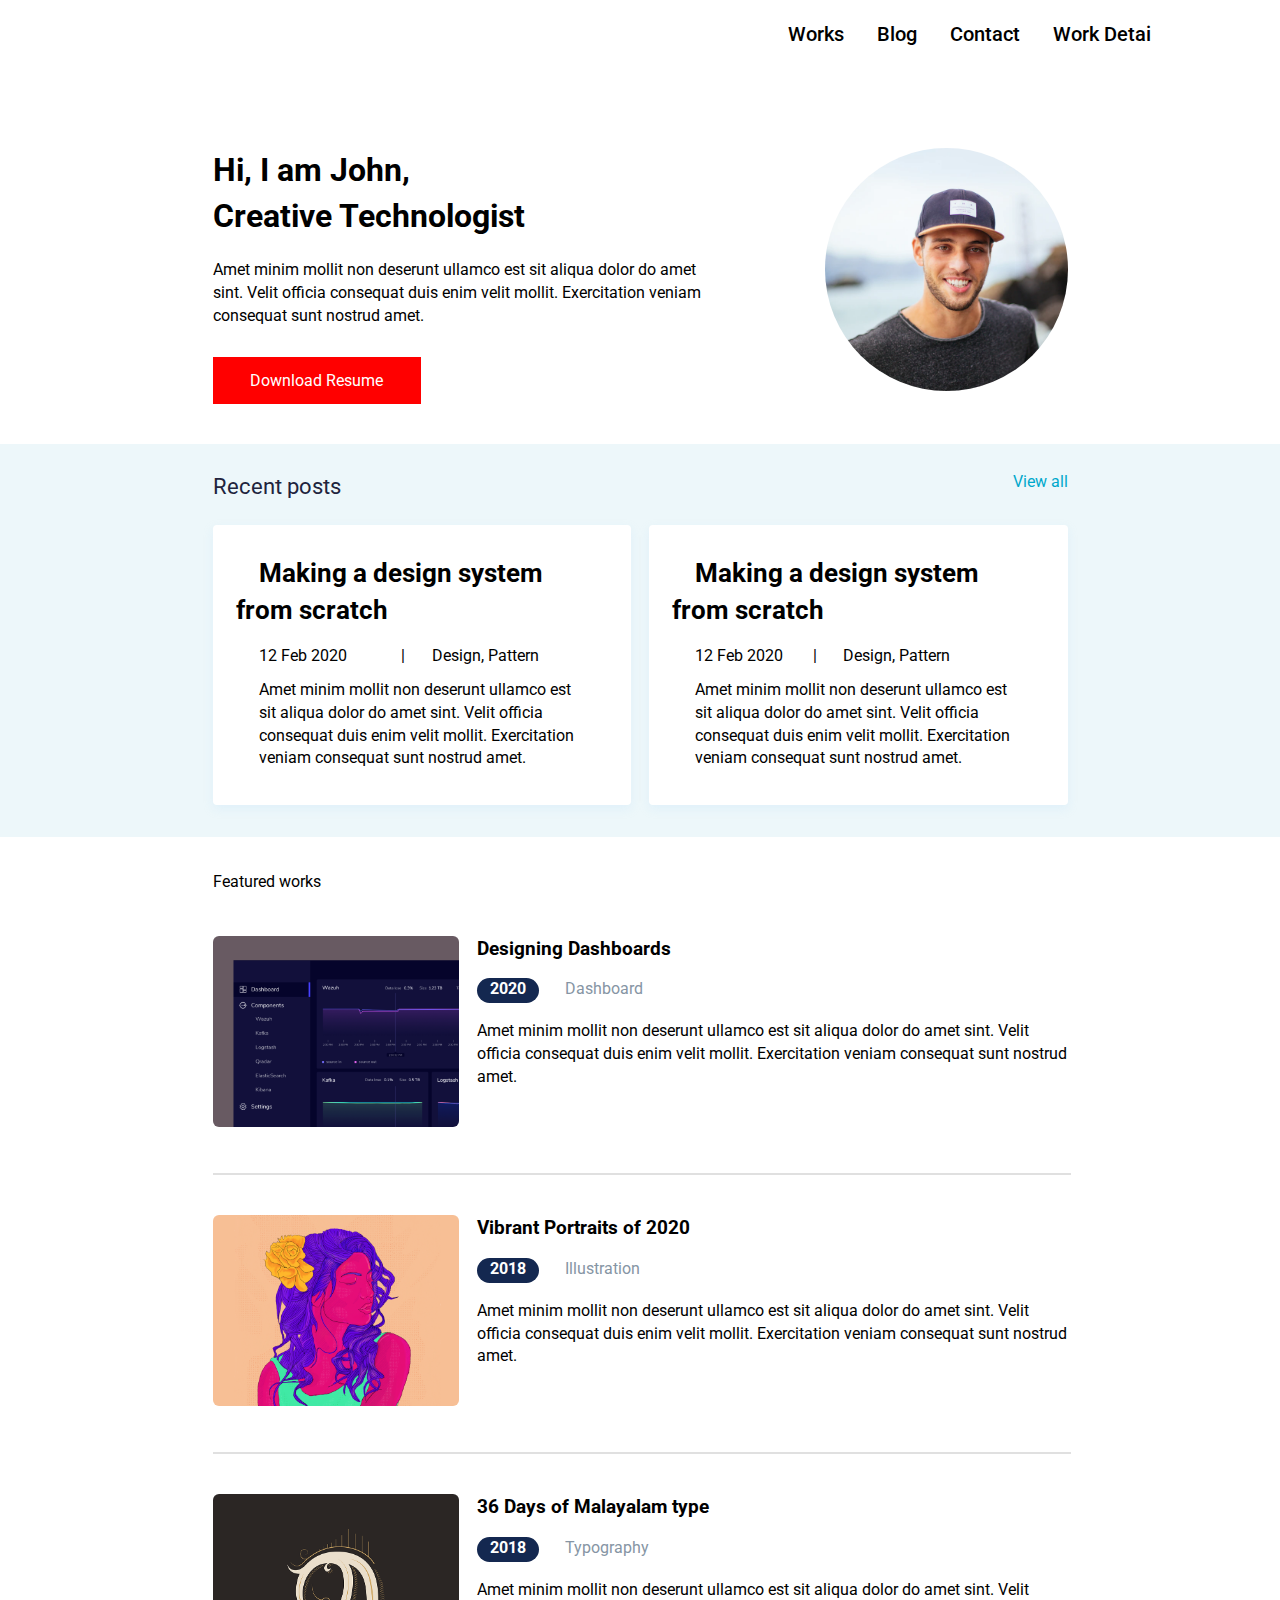
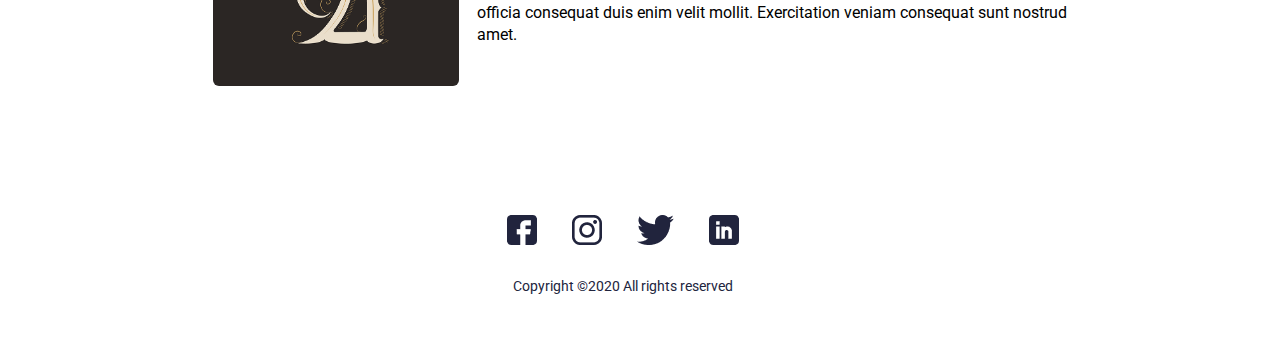
<file: index.html>
<!DOCTYPE html>
<html lang="ru">

<head>
    <meta charset="UTF-8">
    <meta http-equiv="X-UA-Compatible" content="IE=edge">
    <meta name="viewport" content="width=device-width, initial-scale=1.0">
    <link rel="preconnect" href="https://fonts.googleapis.com">
    <link rel="preconnect" href="https://fonts.gstatic.com" crossorigin>
    <link href="https://fonts.googleapis.com/css2?family=Roboto:wght@400;500;700;900&display=swap" rel="stylesheet">
    <link rel="stylesheet" href="css/normalize.css">
    <link rel="stylesheet" href="css/style.css">
    <title>Портфолио</title>
</head>

<body>
    <div class="wrapper">
        <header class="header ">
            <div class="container header__container">
                 <div class="header__burger">
                        <div class="header__burger-el"></div>
                    </div>
                <nav class="nav">
                    <ul class="nav__list">
                        <li class="nav__item">
                            <a href="work.html" class="nav__link">Works</a>
                        </li>
                        <li class="nav__item">
                            <a href="blog.html" class="nav__link">Blog</a>
                        </li>
                        <li class="nav__item">
                            <a href="#" class="nav__link">Contact</a>
                        </li>
                        <li class="nav__item">
                            <a href="Work Detai.html" class="nav__link">Work Detai</a>
                        </li>
                    </ul>                   
                </nav>
            </div>
        </header>
        <main class="main">
            <section class="about">
                <div class="container about__container">
                    <div class="about__info">
                        <div class="about__wrap">
                            <h1 class="about__tittle">
                                Hi, I am John, <br>
                                Creative Technologist
                            </h1>
                        </div>
                        <div class="about__text">
                            <p>
                                Amet minim mollit non deserunt ullamco est sit aliqua dolor do amet
                                sint. Velit officia consequat duis enim velit mollit. Exercitation veniam
                                consequat sunt nostrud amet.
                            </p>
                        </div>
                        <div class="about__button">
                            <button class="button">Download Resume</button>
                        </div>
                    </div>
                    <div class="about__img-wrap">
                        <img src="img/photo.png" alt="" class="about__img">
                    </div>
                </div>
            </section>
            <section class="recent-posts">
                <div class="container recent-posts__container">
                    <div class="recent-posts__top">
                        <div class="recent-posts__title">Recent posts</div>
                        <a href="#" class="recent-posts__link">View all</a>
                    </div>
                    <div class="recent-posts__articles">
                        <article class="recent-posts__article">
                            <a href="#" class="recent-posts__subtitle">Making a design system from scratch</a>
                            <div class="recent-posts__info">
                                12 Feb 2020 <span class="recent-posts__separator">|</span>Design, Pattern
                            </div>
                            <div class="recent-posts__text">
                                Amet minim mollit non deserunt ullamco est sit aliqua dolor do amet sint. Velit officia
                                consequat duis enim velit mollit. Exercitation veniam consequat sunt nostrud amet.
                            </div>
                        </article>
                        <article class="recent-posts__article">
                            <a href="#" class="recent-posts__subtitle">Making a design system from scratch</a>
                            <div class="recent-posts__info">
                                12 Feb 2020 <span class="separator">|</span>Design, Pattern
                            </div>
                            <div class="recent-posts__text">
                                Amet minim mollit non deserunt ullamco est sit aliqua dolor do amet sint. Velit officia
                                consequat duis enim velit mollit. Exercitation veniam consequat sunt nostrud amet.
                            </div>
                        </article>
                    </div>
                </div>
            </section>
            <section class="featured">
                <div class="container">
                    <div class="title-category">
                        Featured works
                    </div>
                    <div class="featured__works">
                        <article class="work">
                            <div class="work__img-wrap">
                                <img src="img/e719e9d93c02a87ba51308ebb0297cdf.png" alt="категория" class="work__img">
                            </div>
                            <div class="work__info">
                                <h3 class="work__title">Designing Dashboards</h3>
                                <div class="work__subtitle">
                                    <div class="work__date">2020</div>
                                    <div class="work__category">Dashboard</div>
                                </div>
                                <div class="work__text">
                                    Amet minim mollit non deserunt ullamco est sit aliqua dolor do amet sint. Velit
                                    officia consequat duis enim velit mollit. Exercitation veniam consequat sunt nostrud
                                    amet.
                                </div>
                            </div>
                        </article>
                        <div class="work_block"></div>
                        <article class="work">
                            <div class="work__img-wrap">
                                <img src="img/6f359e2db24fc4e08bfd61cf50427139.png" alt="категория" class="work__img">
                            </div>
                            <div class="work__info">
                                <h3 class="work__title">Vibrant Portraits of 2020</h3>
                                <div class="work__subtitle">
                                    <div class="work__date">2018</div>
                                    <div class="work__category">Illustration</div>
                                </div>
                                <div class="work__text">
                                    Amet minim mollit non deserunt ullamco est sit aliqua dolor do amet sint. Velit
                                    officia consequat duis enim velit mollit. Exercitation veniam consequat sunt nostrud
                                    amet.
                                </div>
                            </div>
                        </article>
                        <div class="work_block"></div>
                        <article class="work">
                            <div class="work__img-wrap">
                                <img src="img/a561b38768fbe6667854fc00641b25fb.png" alt="категория" class="work__img">
                            </div>
                            <div class="work__info">
                                <h3 class="work__title">36 Days of Malayalam type</h3>
                                <div class="work__subtitle">
                                    <div class="work__date">2018</div>
                                    <div class="work__category">Typography</div>
                                </div>
                                <div class="work__text">
                                    Amet minim mollit non deserunt ullamco est sit aliqua dolor do amet sint. Velit
                                    officia consequat duis enim velit mollit. Exercitation veniam consequat sunt nostrud
                                    amet.
                                </div>
                            </div>
                        </article>
                    </div>
                </div>
            </section>            
        </main>
        <footer class="footer">
            <div class="container footer__container">
                <ul class="items">
                    <li class="item">
                        <a href="#" class="block__img">
                            <img src="img/fb.png" alt="" class="item__img">
                        </a>
                    </li>
                    <li class="item">
                        <a href="#" class="block__img">
                            <img src="img/insta (1).png" alt="" class="item__img">
                        </a>
                    </li>
                    <li class="item">
                        <a href="#" class="block__img">
                            <img src="img/Group.png" alt="" class="item__img">
                        </a>
                    </li>
                    <li class="item">
                        <a href="#" class="block__img">
                            <img src="img/Linkedin.png" alt="" class="item__img">
                        </a>
                    </li>                        
                </ul>
                <div class="email">
                    Copyright ©2020 All rights reserved 
                </div>
            </div>
        </footer>
    </div>
</body>

</html>
</file>
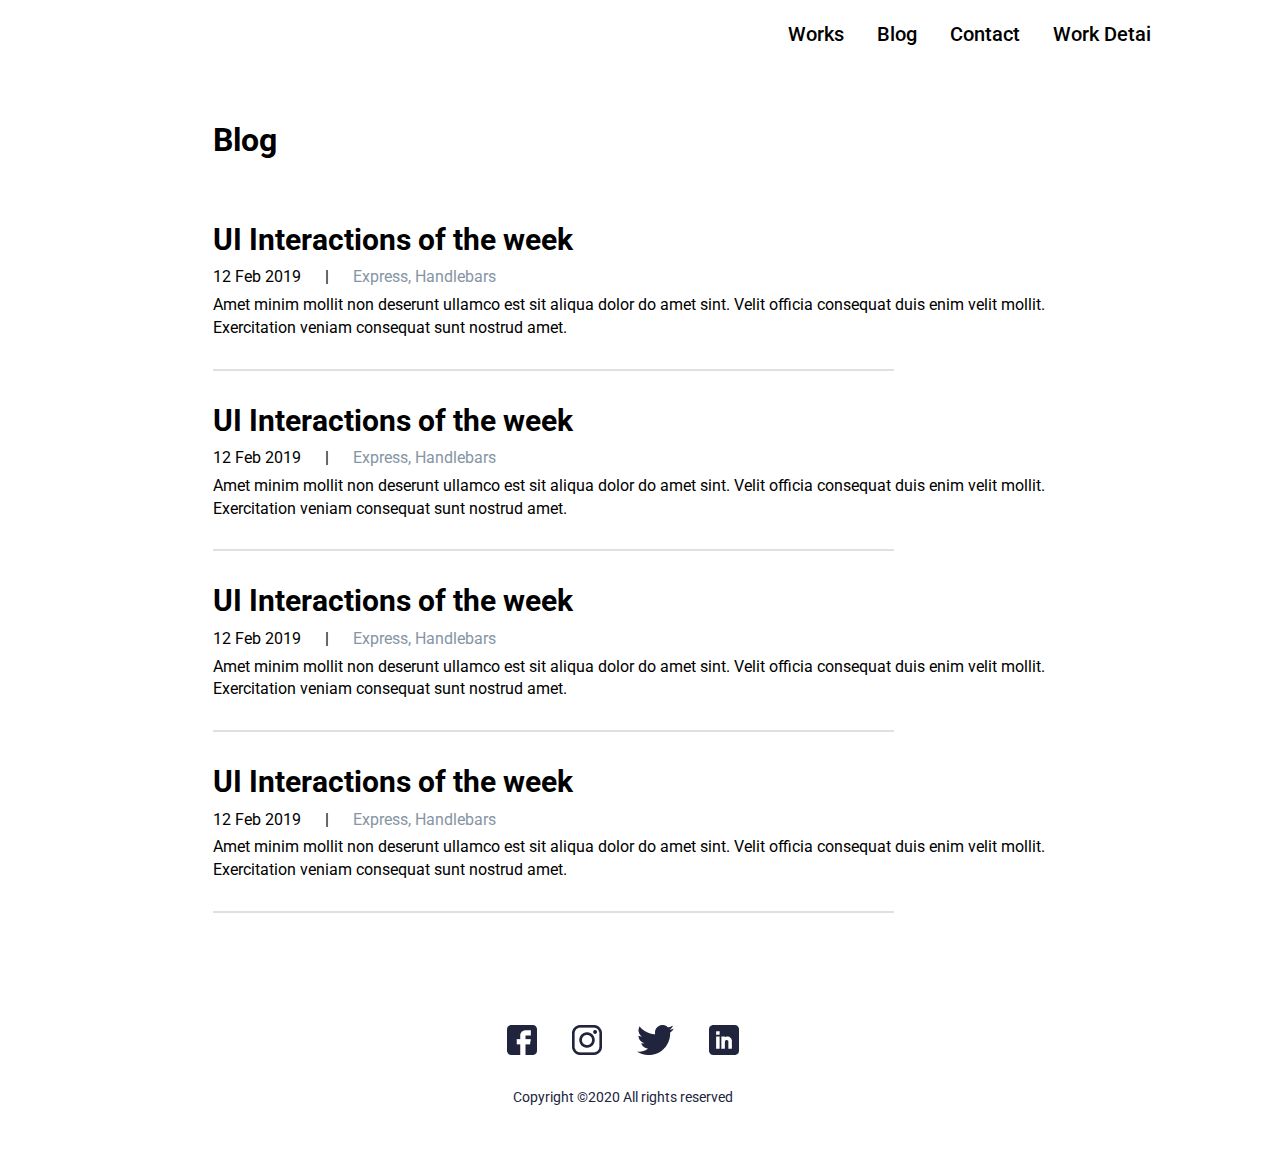
<file: blog.html>
<!DOCTYPE html>
<html lang="ru">

<head>
    <meta charset="UTF-8">
    <meta http-equiv="X-UA-Compatible" content="IE=edge">
    <meta name="viewport" content="width=device-width, initial-scale=1.0">
    <link rel="preconnect" href="https://fonts.googleapis.com">
    <link rel="preconnect" href="https://fonts.gstatic.com" crossorigin>
    <link href="https://fonts.googleapis.com/css2?family=Roboto:wght@400;500;700;900&display=swap" rel="stylesheet">
    <link rel="stylesheet" href="css/normalize.css">
    <link rel="stylesheet" href="css/style.css">
    <title>Портфолио</title>
</head>

<body>
    <div class="wrapper">
        <header class="header ">
            <div class="container header__container">
                <div class="header__burger">
                    <div class="header__burger-el"></div>
                </div>
                <nav class="nav">
                    <ul class="nav__list">
                        <li class="nav__item">
                            <a href="work.html" class="nav__link">Works</a>
                        </li>
                        <li class="nav__item">
                            <a href="#" class="nav__link">Blog</a>
                        </li>
                        <li class="nav__item">
                            <a href="index.html" class="nav__link">Contact</a>
                        </li>
                        <li class="nav__item">
                            <a href="Work Detai.html" class="nav__link">Work Detai</a>
                        </li>
                    </ul>
                </nav>
            </div>
        </header>
        <main class="main">
            <div class="container blog__container">
                <div class="blog__articles">
                    <div class="blog__tittle">
                        <h1 class="blog">Blog</h1>
                    </div>

                    <article class="blog__article">
                        <a href="#" class="blog__subtitle">UI Interactions of the week</a>
                        <div class="blog__info">
                            12 Feb 2019 <span class="blog__separator">|</span>
                            <h0 class="blog__color">Express, Handlebars</h0>
                        </div>
                        <div class="blog__text">
                            Amet minim mollit non deserunt ullamco est sit aliqua dolor do amet sint. Velit officia
                            consequat duis enim velit mollit. Exercitation veniam consequat sunt nostrud amet.
                        </div>
                    </article>

                </div>
                <div class="blog__block"></div>
                <div class="blog__articles">
                    <article class="blog__article">
                        <a href="#" class="blog__subtitle">UI Interactions of the week</a>
                        <div class="blog__info">
                            12 Feb 2019 <span class="blog__separator">|</span>
                            <h0 class="blog__color">Express, Handlebars</h0>
                        </div>
                        <div class="blog__text">
                            Amet minim mollit non deserunt ullamco est sit aliqua dolor do amet sint. Velit officia
                            consequat duis enim velit mollit. Exercitation veniam consequat sunt nostrud amet.
                        </div>
                    </article>
                </div>
                <div class="blog__block"></div>
                <div class="blog__articles">
                    <article class="blog__article">
                        <a href="#" class="blog__subtitle">UI Interactions of the week</a>
                        <div class="blog__info">
                            12 Feb 2019 <span class="blog__separator">|</span>
                            <h0 class="blog__color">Express, Handlebars</h0>
                        </div>
                        <div class="blog__text">
                            Amet minim mollit non deserunt ullamco est sit aliqua dolor do amet sint. Velit officia
                            consequat duis enim velit mollit. Exercitation veniam consequat sunt nostrud amet.
                        </div>
                    </article>
                </div>
                <div class="blog__block"></div>
                <div class="blog__articles">
                    <article class="blog__article">
                        <a href="#" class="blog__subtitle">UI Interactions of the week</a>
                        <div class="blog__info">
                            12 Feb 2019 <span class="blog__separator">|</span>
                            <h0 class="blog__color">Express, Handlebars</h0>
                        </div>
                        <div class="blog__text">
                            Amet minim mollit non deserunt ullamco est sit aliqua dolor do amet sint. Velit officia
                            consequat duis enim velit mollit. Exercitation veniam consequat sunt nostrud amet.
                        </div>
                    </article>
                </div>
                <div class="blog__block"></div>
            </div>
        </main>
        <footer class="footer">
            <div class="container footer__container">
                <ul class="items">
                    <li class="item">
                        <a href="#" class="block__img">
                            <img src="img/fb.png" alt="" class="item__img">
                        </a>
                    </li>
                    <li class="item">
                        <a href="#" class="block__img">
                            <img src="img/insta (1).png" alt="" class="item__img">
                        </a>
                    </li>
                    <li class="item">
                        <a href="#" class="block__img">
                            <img src="img/Group.png" alt="" class="item__img">
                        </a>
                    </li>
                    <li class="item">
                        <a href="#" class="block__img">
                            <img src="img/Linkedin.png" alt="" class="item__img">
                        </a>
                    </li>
                </ul>
                <div class="email">
                    Copyright ©2020 All rights reserved
                </div>
            </div>
        </footer>
    </div>
</body>

</html>
</file>
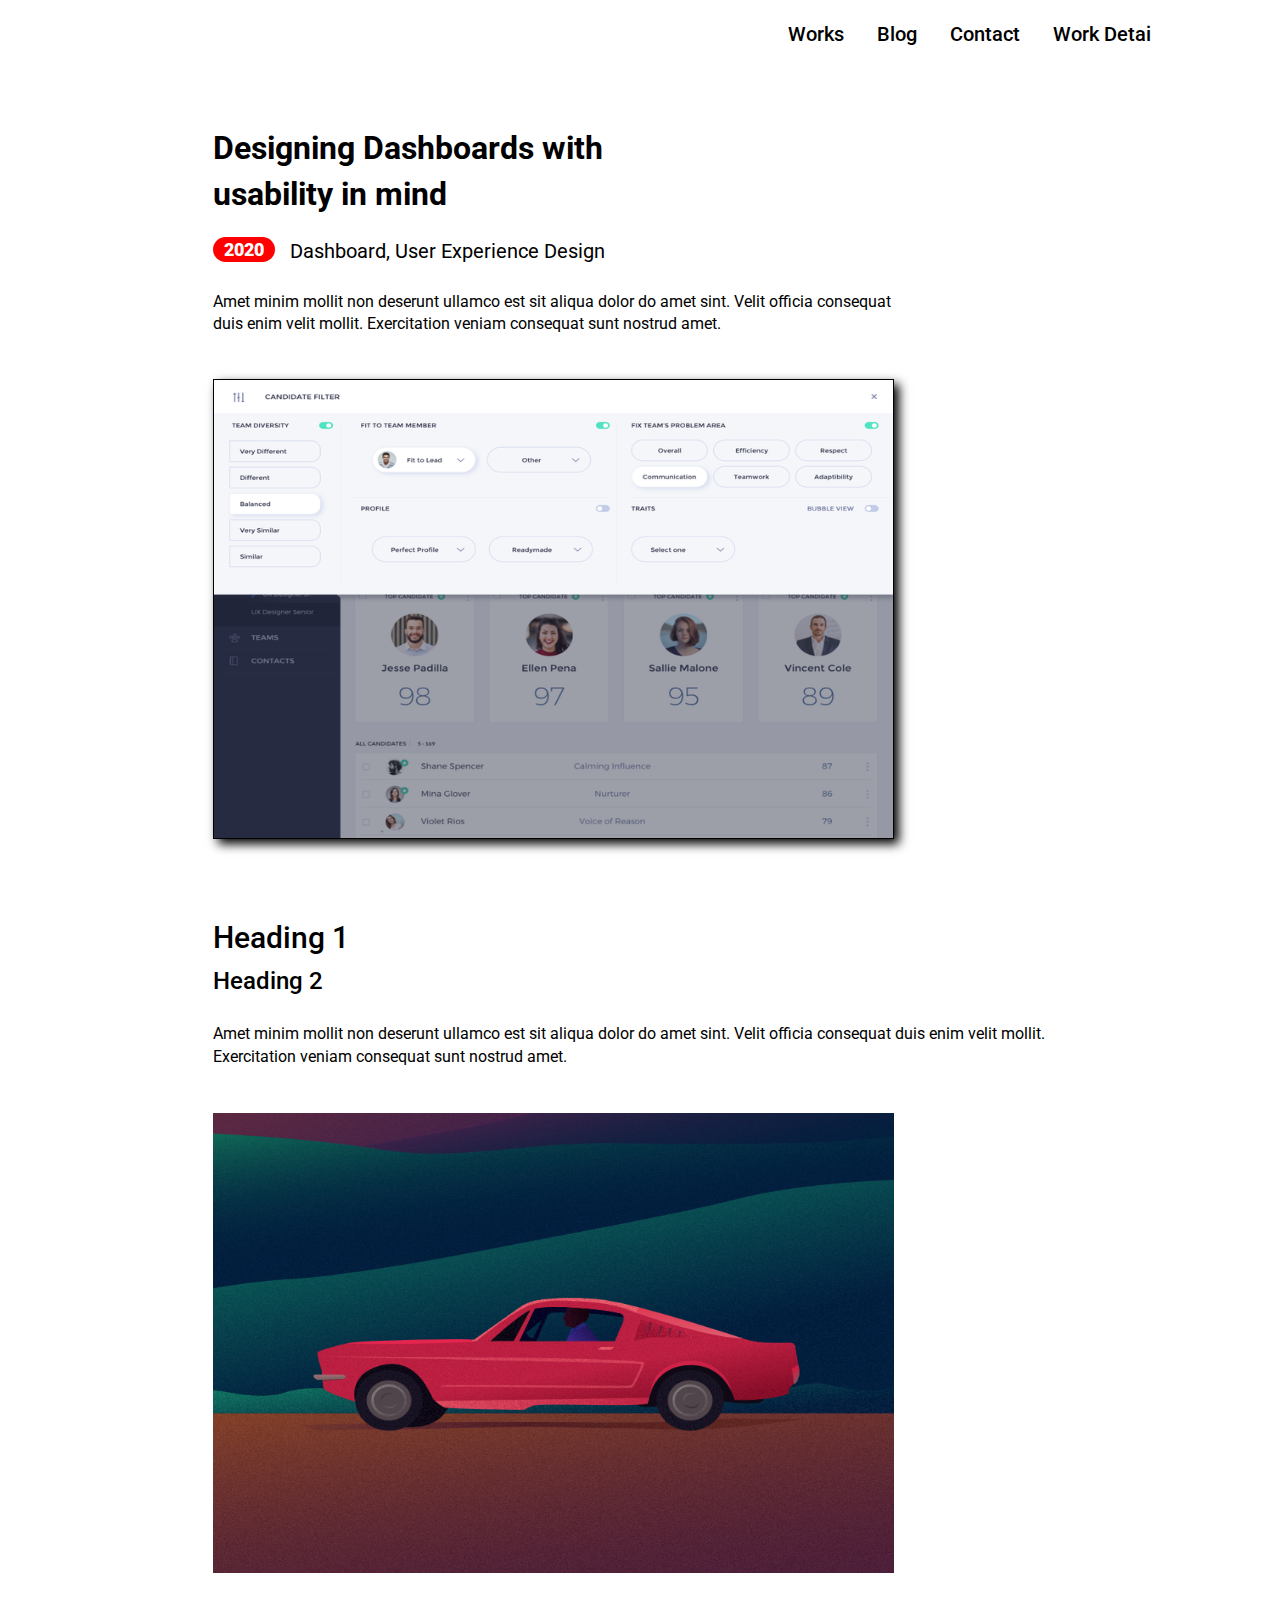
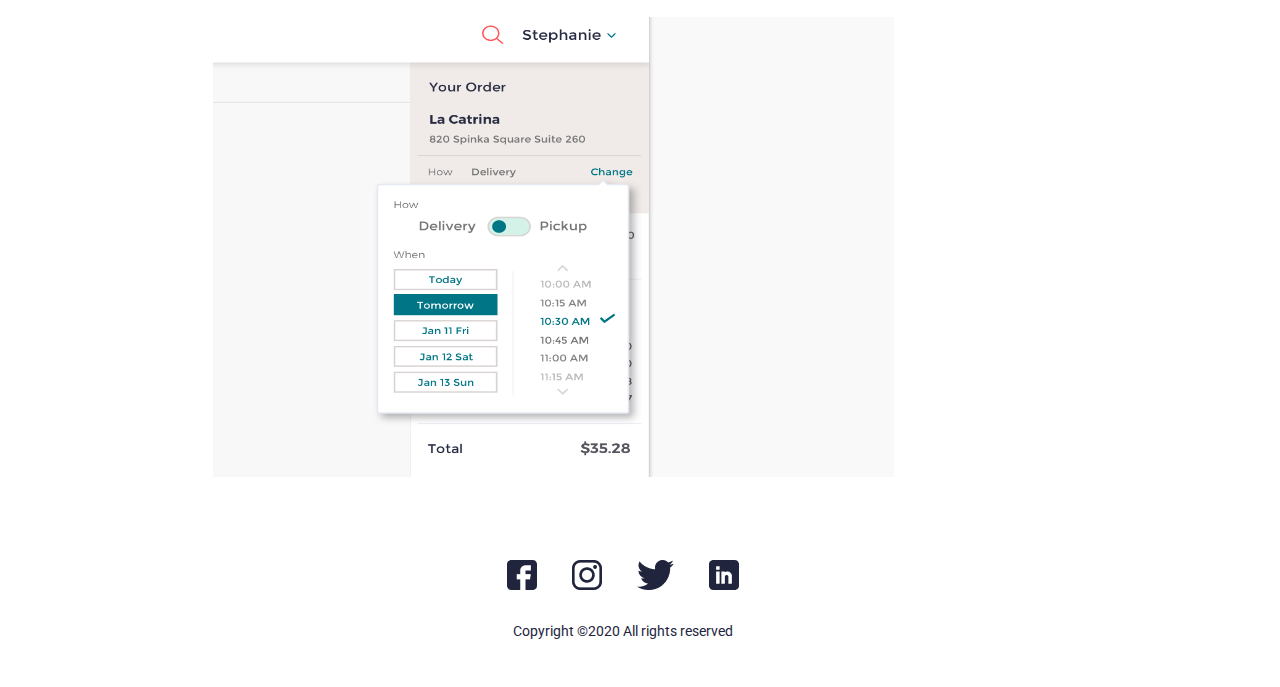
<file: Work Detai.html>
<!DOCTYPE html>
<html lang="ru">

<head>
    <meta charset="UTF-8">
    <meta http-equiv="X-UA-Compatible" content="IE=edge">
    <meta name="viewport" content="width=device-width, initial-scale=1.0">
    <link rel="preconnect" href="https://fonts.googleapis.com">
    <link rel="preconnect" href="https://fonts.gstatic.com" crossorigin>
    <link href="https://fonts.googleapis.com/css2?family=Roboto:wght@400;500;700;900&display=swap" rel="stylesheet">
    <link rel="stylesheet" href="css/normalize.css">
    <link rel="stylesheet" href="css/style.css">
    <title>Портфолио</title>
</head>

<body>
    <div class="wrapper">
        <header class="header ">
            <div class="container header__container">
                <div class="header__burger">
                    <div class="header__burger-el"></div>
                </div>
                <nav class="nav">
                    <ul class="nav__list">
                        <li class="nav__item">
                            <a href="work.html" class="nav__link">Works</a>
                        </li>
                        <li class="nav__item">
                            <a href="blog.html" class="nav__link">Blog</a>
                        </li>
                        <li class="nav__item">
                            <a href="index.html" class="nav__link">Contact</a>
                        </li>
                        <li class="nav__item">
                            <a href="#" class="nav__link">Work Detai</a>
                        </li>
                    </ul>
                </nav>
            </div>
        </header>
        <main class="main">
            <div class="container WorkDetai__container">
                <h1 class="Detai__tittle">Designing Dashboards with usability in mind</h1>
                <div class="Detai__number">
                    <div class="Detai__date">2020</div>
                    <div class="Detai__dop">Dashboard, User Experience Design</div>
                </div>
                <div class="Detai__block-text">
                    <div class="Detai__text">Amet minim mollit non deserunt ullamco est sit aliqua dolor do amet sint.
                        Velit officia consequat duis enim velit mollit. Exercitation veniam consequat sunt nostrud amet.
                    </div>
                </div>
                <div class="Detai__img-wrap" id="Detai__img-wrap-shadow">
                    <img src="img/e09e58bc78b83e1727fd5b43287859c1.png" alt="#" class="Detai__img">
                </div>
                <h2 class="Detai__tittle" id="Detai__tittle2">Heading 1</h2>
                <h3 class="Detai__tittle" id="Detai__tittle3">Heading 2</h3>
                <div class="Detai__text">Amet minim mollit non deserunt ullamco est sit aliqua dolor do amet sint.
                    Velit officia consequat duis enim velit mollit. Exercitation veniam consequat sunt nostrud amet.
                </div>
               <div class="Detai__wrap">
                    <div class="Detai__img-wrap">
                        <img src="img/884ac19526fd2491ea0b40e9bee97049.png" alt="#" class="Detai__img">
                    </div>
                    <div class="Detai__img-wrap">
                        <img src="img/252f22ce390e5bad81de4a04a3446a45.png" alt="#" class="Detai__img">
                    </div>
               </div>
            </div>
        </main>
        <footer class="footer">
            <div class="container footer__container">
                <ul class="items">
                    <li class="item">
                        <a href="#" class="block__img">
                            <img src="img/fb.png" alt="" class="item__img">
                        </a>
                    </li>
                    <li class="item">
                        <a href="#" class="block__img">
                            <img src="img/insta (1).png" alt="" class="item__img">
                        </a>
                    </li>
                    <li class="item">
                        <a href="#" class="block__img">
                            <img src="img/Group.png" alt="" class="item__img">
                        </a>
                    </li>
                    <li class="item">
                        <a href="#" class="block__img">
                            <img src="img/Linkedin.png" alt="" class="item__img">
                        </a>
                    </li>
                </ul>
                <div class="email">
                    Copyright ©2020 All rights reserved
                </div>
            </div>
        </footer>
    </div>
</body>

</html>
</file>
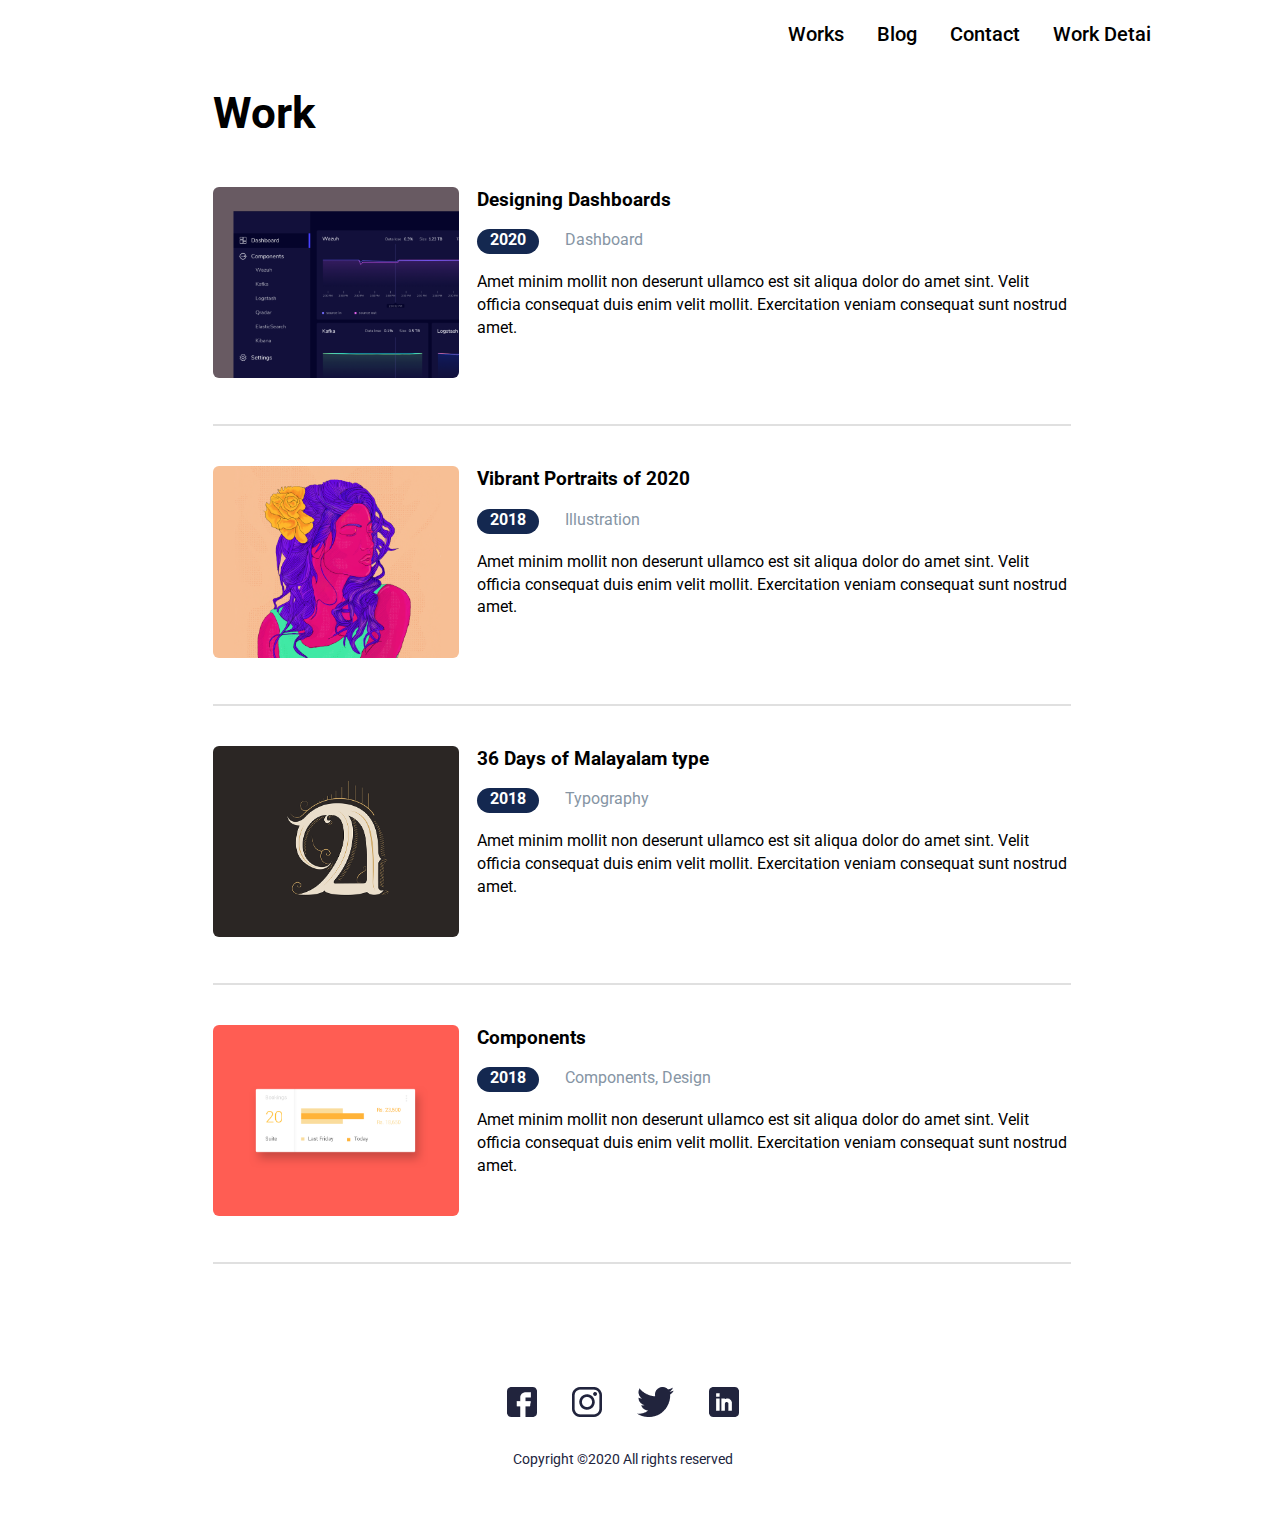
<file: work.html>
<!DOCTYPE html>
<html lang="ru">

<head>
    <meta charset="UTF-8">
    <meta http-equiv="X-UA-Compatible" content="IE=edge">
    <meta name="viewport" content="width=device-width, initial-scale=1.0">
    <link rel="preconnect" href="https://fonts.googleapis.com">
    <link rel="preconnect" href="https://fonts.gstatic.com" crossorigin>
    <link href="https://fonts.googleapis.com/css2?family=Roboto:wght@400;500;700;900&display=swap" rel="stylesheet">
    <link rel="stylesheet" href="css/normalize.css">
    <link rel="stylesheet" href="css/style.css">
    <title>Портфолио</title>
</head>

<body>
    <div class="wrapper">
        <header class="header ">
            <div class="container header__container">
                <div class="header__burger">
                    <div class="header__burger-el"></div>
                </div>
                <nav class="nav">
                    <ul class="nav__list">
                        <li class="nav__item">
                            <a href="#" class="nav__link">Works</a>
                        </li>
                        <li class="nav__item">
                            <a href="blog.html" class="nav__link">Blog</a>
                        </li>
                        <li class="nav__item">
                            <a href="index.html" class="nav__link">Contact</a>
                        </li>
                        <li class="nav__item">
                            <a href="Work Detai.html" class="nav__link">Work Detai</a>
                        </li>
                    </ul>
                </nav>
            </div>
        </header>
        <main class="main">
            <section class="featured">
                <div class="container">
                    <div class="title-category">
                        <h1 class="work__tittle">Work</h1>
                    </div>
                    <div class="featured__works">
                        <article class="work">
                            <div class="work__img-wrap">
                                <img src="img/e719e9d93c02a87ba51308ebb0297cdf.png" alt="категория" class="work__img">
                            </div>
                            <div class="work__info">
                                <h3 class="work__title">Designing Dashboards</h3>
                                <div class="work__subtitle">
                                    <div class="work__date">2020</div>
                                    <div class="work__category">Dashboard</div>
                                </div>
                                <div class="work__text">
                                    Amet minim mollit non deserunt ullamco est sit aliqua dolor do amet sint. Velit
                                    officia consequat duis enim velit mollit. Exercitation veniam consequat sunt nostrud
                                    amet.
                                </div>
                            </div>
                        </article>
                        <div class="work_block"></div>
                        <article class="work">
                            <div class="work__img-wrap">
                                <img src="img/6f359e2db24fc4e08bfd61cf50427139.png" alt="категория" class="work__img">
                            </div>
                            <div class="work__info">
                                <h3 class="work__title">Vibrant Portraits of 2020</h3>
                                <div class="work__subtitle">
                                    <div class="work__date">2018</div>
                                    <div class="work__category">Illustration</div>
                                </div>
                                <div class="work__text">
                                    Amet minim mollit non deserunt ullamco est sit aliqua dolor do amet sint. Velit
                                    officia consequat duis enim velit mollit. Exercitation veniam consequat sunt nostrud
                                    amet.
                                </div>
                            </div>
                        </article>
                        <div class="work_block"></div>
                        <article class="work">
                            <div class="work__img-wrap">
                                <img src="img/a561b38768fbe6667854fc00641b25fb.png" alt="категория" class="work__img">
                            </div>
                            <div class="work__info">
                                <h3 class="work__title">36 Days of Malayalam type</h3>
                                <div class="work__subtitle">
                                    <div class="work__date">2018</div>
                                    <div class="work__category">Typography</div>
                                </div>
                                <div class="work__text">
                                    Amet minim mollit non deserunt ullamco est sit aliqua dolor do amet sint. Velit
                                    officia consequat duis enim velit mollit. Exercitation veniam consequat sunt nostrud
                                    amet.
                                </div>
                            </div>
                        </article>
                        <div class="work_block"></div>
                        <article class="work">
                            <div class="work__img-wrap">
                                <img src="img/ae266af13b0a7129c8191f3efbfe12b5.png" alt="категория" class="work__img">
                            </div>
                            <div class="work__info">
                                <h3 class="work__title">Components</h3>
                                <div class="work__subtitle">
                                    <div class="work__date">2018</div>
                                    <div class="work__category">Components, Design</div>
                                </div>
                                <div class="work__text">
                                    Amet minim mollit non deserunt ullamco est sit aliqua dolor do amet sint. Velit
                                    officia consequat duis enim velit mollit. Exercitation veniam consequat sunt nostrud
                                    amet.
                                </div>
                            </div>
                        </article>
                        <div class="work_block"></div>
                    </div>
                </div>
            </section>
        </main>
        <footer class="footer">
            <div class="container footer__container">
                <ul class="items">
                    <li class="item">
                        <a href="#" class="block__img">
                            <img src="img/fb.png" alt="" class="item__img">
                        </a>
                    </li>
                    <li class="item">
                        <a href="#" class="block__img">
                            <img src="img/insta (1).png" alt="" class="item__img">
                        </a>
                    </li>
                    <li class="item">
                        <a href="#" class="block__img">
                            <img src="img/Group.png" alt="" class="item__img">
                        </a>
                    </li>
                    <li class="item">
                        <a href="#" class="block__img">
                            <img src="img/Linkedin.png" alt="" class="item__img">
                        </a>
                    </li>
                </ul>
                <div class="email">
                    Copyright ©2020 All rights reserved
                </div>
            </div>
        </footer>
    </div>
</body>

</html>
</file>
<file: css/style.css>
* {
  box-sizing: border-box;
}
html,
body {
  padding: 0;
  margin: 0;
  height: 100%;
  width: 100%;
}
body {
  font-family: "Roboto", sans-serif;
  font-size: 16px;
  line-height: 1.42;
}
ul,
li {
  list-style: none;
  padding: 0;
  margin: 0;
}
a {
  text-decoration: none;
  color: #000000;
}
h1,
h2,
h3 {
  margin: 0;
}
.wrapper {
  min-height: 100%;
  overflow: hidden;
  display: flex;
  flex-direction: column;
}
.mail {
  flex: 1 1 auto;
}
.container {
  max-width: 865px;
  margin: 0 auto;
  padding: 0 5px;
}
.header__container {
  margin-top: 20px;
  max-width: 1032px;
  display: flex;
  justify-content: flex-end;
}
.nav__list {
  display: flex;
  font-weight: 500;
  font-size: 20px;
}
.nav__item {
  margin-left: 33px;
}
.header__burger {
  margin-right: 18px;
  height: 22px;
  width: 30px;
  position: relative;
  display: none;
  align-items: center;
}
.header__burger-el {
  height: 2px;
  width: 100%;
  background-color: #21243d;
  position: relative;
}
.header__burger-el:before,
.header__burger-el::after {
  content: "";
  height: 2px;
  width: 100%;
  background-color: #21243d;
  position: absolute;
}
.header__burger-el:before {
  top: -8px;
}
.header__burger-el::after {
  top: 8px;
}
@media (max-width: 480px) {
  .header {
    padding-top: 20px;
  }
  .header__burger {
    display: flex;
  }
  .nav__list {
    display: none;
  }
}
.about__container {
  display: flex;
  margin-top: 100px;
}
.about__tittle {
  margin-bottom: 20px;
}
.about__text {
  margin-bottom: 30px;
}
.about__info {
  padding-right: 12%;
}
.button {
  background-color: red;
  color: white;
  width: 208px;
  height: 47px;
  border: none;
  border-style: none;
}
.about__img-wrap {
  width: 243px;
  height: 243px;
  border-radius: 50%;
  overflow: hidden;
  flex-shrink: 0;
}
.about__img {
  width: 100%;
  height: 100%;
  object-fit: cover;
}
@media (max-width: 480px) {
  .about__container {
    flex-direction: column-reverse;
    align-items: center;
    text-align: center;
  }
  .about__avatar {
    width: 170px;
    height: 170px;
  }
  .about__info {
    padding: 0 24px;
  }
  .about__tittle {
    font-size: 32px;
  }
}
.recent-posts {
  margin-top: 40px;
  background-color: #edf7fa;
  padding: 27px 0px 32px;
}
.recent-posts__top {
  display: flex;
  justify-content: space-between;
  margin-bottom: 22px;
}
.recent-posts__title {
  font-size: 22px;
  color: #21243d;
}
.recent-posts__link {
  font-size: 16px;
  color: #00a8cc;
}
.recent-posts__articles {
  display: flex;
  justify-content: space-between;
}
.recent-posts__article {
  background-color: #ffffff;
  box-shadow: 0px 4px 10px rgba(187, 225, 250, 0.25);
  border-radius: 4px;
  width: 49%;
  margin-right: 2%;
  padding: 30px 48px 35px 23px;
}

.recent-posts__article:last-child {
  margin-right: 0;
}
.separator {
  margin: 0px 26px;
}
.recent-posts__subtitle {
  font-weight: bold;
  font-size: 26px;
  width: 374px;
  height: 85px;
  margin-top: 24px;
  margin-left: 23px;
}
.recent-posts__info {
  margin-top: 17px;
  margin-left: 23px;
}
.recent-posts__separator {
  padding-left: 27px;
  padding-right: 27px;
  margin-left: 23px;
}
.recent-posts__text {
  font-size: 16px;
  margin-left: 23px;
  margin-top: 11px;
}
@media (max-width: 480px) {
  .recent-posts__container {
    padding: 0 10px;
  }
  .recent-posts__top {
    justify-content: center;
  }
  .recent-posts__link {
    display: none;
  }
  .recent-posts__articles {
    flex-direction: column;
  }
  .recent-posts__article {
    width: 100%;
    margin: 0;
    padding: 12px 22px 20px;
    margin-bottom: 17px;
  }
}
.title-category {
  padding-top: 34px;
  padding-bottom: 42px;
}
.work__title {
  font-weight: bold;
  margin-bottom: 16px;
}
.work__info {
  margin-left: 18px;
}
.work__subtitle {
  display: flex;
  margin-bottom: 17px;
}
.work__date {
  font-weight: bold;
  color: #ffffff;
  min-width: 62px;
  min-height: 25px;
  background-color: #142850;
  border-radius: 16px;
  text-align: center;
  margin-right: 26px;
}
.work__category {
  color: #8695a4;
}
.work__img-wrap {
  min-height: 180px;
  flex: 0 0 246px;
  margin-bottom: 46px;
  overflow: hidden;
}
.work__img {
  height: 100%;
  width: 100%;
  border-radius: 6px;
  object-fit: cover;
}
.work_block {
  margin-bottom: 40px;
  width: 858px;
  height: 0px0;
  border: 1px solid #e0e0e0;
}
.work {
  display: flex;
}
@media (max-width: 480px) {
  .featured__works {
    display: flex;
    overflow: auto;
    padding-bottom: 133px;
  }
  .title-category {
    text-align: center;
  }
  .work__block {
    display: none;
  }
  .work {
    padding: 0px 13px 17px;
    flex-direction: column;
    flex: 0 0 100%;
  }
}
.footer__container {
  padding-top: 83px;
  display: flex;
  flex-direction: column;
  align-items: center;
}
.items {
  display: flex;
  align-items: center;
  justify-content: center;
}
.item {
  margin-right: 35px;
  margin-bottom: 26px;
}
.email {
  color: #21243d;
  font-size: 14px;
  text-align: center;
  margin-bottom: 45px;
  margin-right: 35px;
}
.blog {
  display: flex;
  margin-top: 70px;
  margin-bottom: 55px;
}
@media (max-width: 480px) {
  .blog__articles {
    width: 339px;
    padding: 0 10px;
    padding-bottom: 20px;
  }
  .blog__subtitle {
    font-size: 26px;
  }
  .blog__separator {
    margin-right: 10px;
    margin-left: 10px;
  }
}
.blog__subtitle {
  font-weight: bold;
  font-size: 30px;
}
.blog__separator {
  margin-right: 20px;
  margin-left: 20px;
}
.blog__color {
  color: #8695a4;
}
.blog__info {
  margin-top: 5px;
  margin-bottom: 5px;
}
.blog__block {
  width: 681px;
  height: 0px;
  border: 1px solid #e0e0e0;
  margin-top: 29px;
  margin-bottom: 29px;
}
.work__tittle {
  font-size: 44px;
}
.Detai__tittle {
  width: 506px;
  margin-top: 78px;
}
@media (max-width: 480px) {
  .Detai__tittle {
    width: 339px;
    height: 80px;
    margin-top: 50px;
  }
  .Detai__block-text {
    width: 339px;
    height: 90px;
  }
}
.Detai__number {
  display: flex;
  margin-top: 20px;
}
.Detai__date {
  width: 62px;
  height: 25px;
  border-radius: 15px;
  background-color: red;
  text-align: center;
  color: white;
  font-size: 18px;
  font-weight: 900;
  margin-right: 15px;
}
.Detai__dop {
  font-weight: 400;
  font-size: 20px;
}
.Detai__block-text {
  width: 681px;
  height: 44px;
}
.Detai__text {
  margin-top: 25px;
  font-weight: 400;
  font-size: 16px;
}
.Detai__wrap {
  display: flex;
  flex-direction: column;
  justify-content: center;
}
.Detai__img-wrap {
  margin-top: 44px;
  width: 681px;
  height: 460px;
}
#Detai__img-wrap-shadow {
  box-shadow: 5px 5px 10px black;
  border: solid 1px black;
}
.Detai__img {
  width: 100%;
  height: 100%;
  overflow: hidden;
}
#Detai__tittle2 {
  font-weight: 500;
  font-size: 30px;
}
#Detai__tittle3 {
  font-weight: 500;
  font-size: 24px;
  margin-top: 5px;
}
</file>
